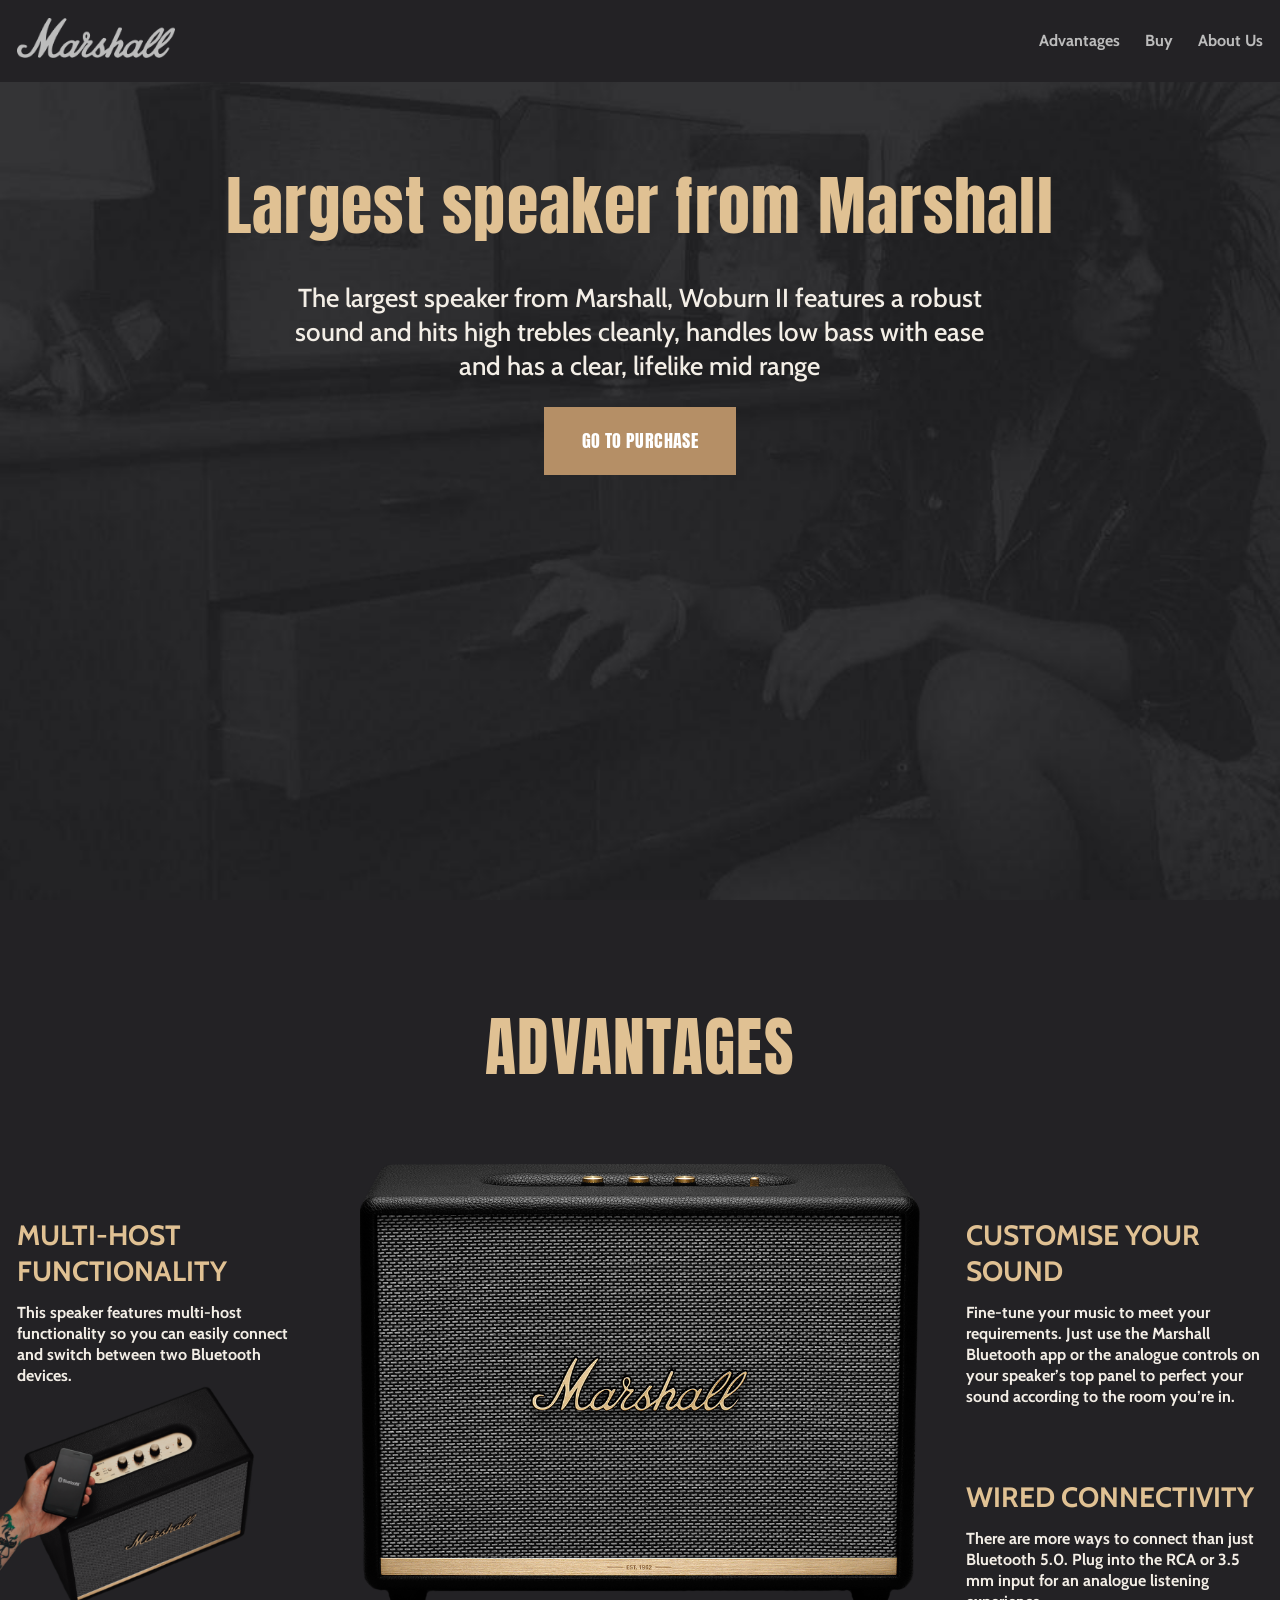
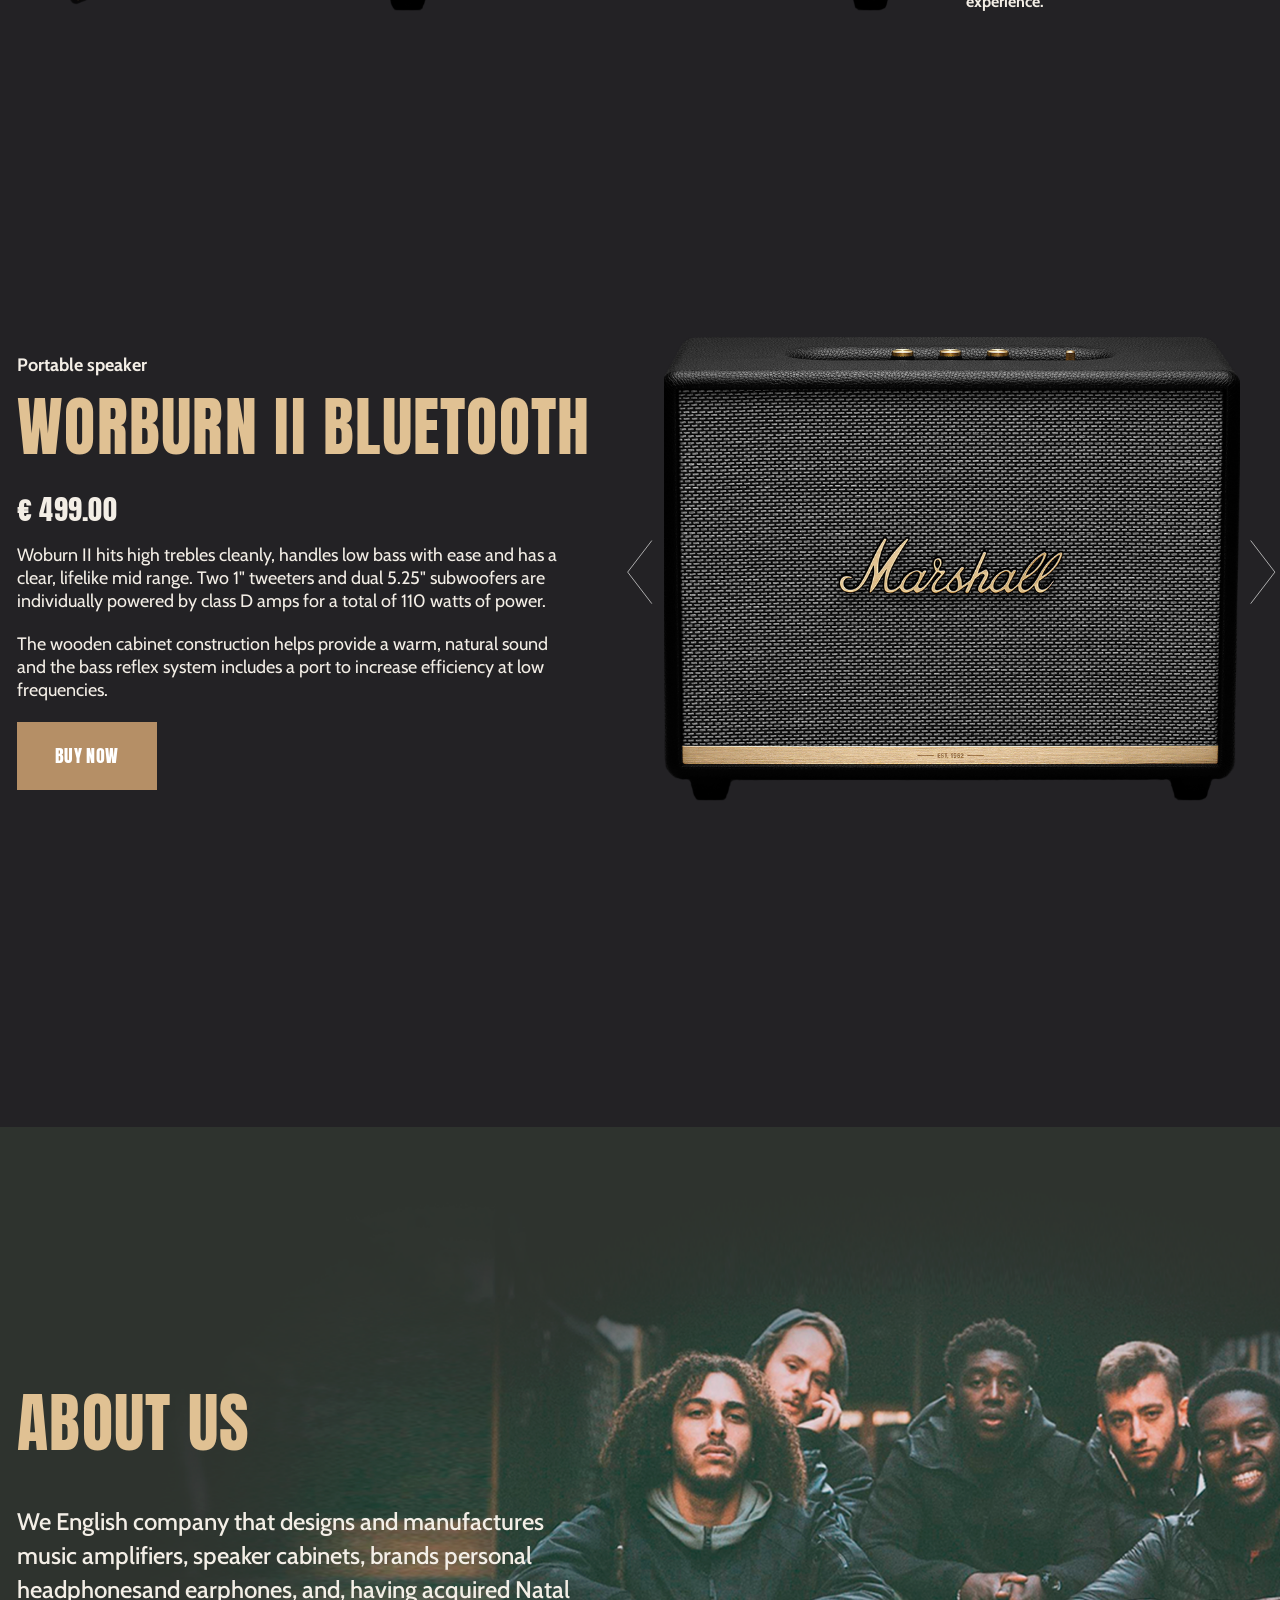
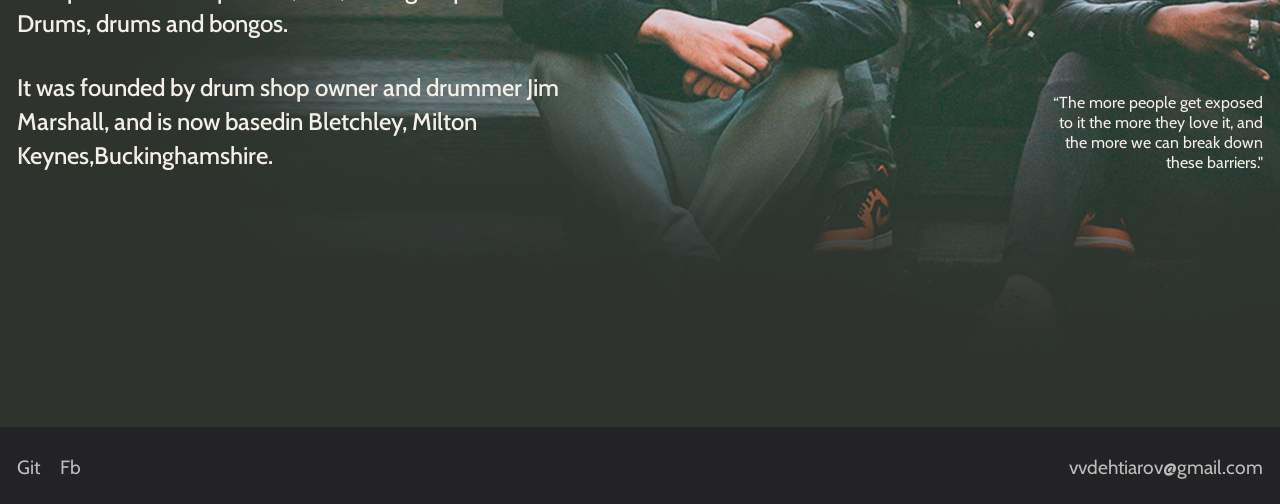
<file: app/index.html>
<!DOCTYPE html>
<html lang="en">

<head>
    <meta charset="UTF-8">
    <meta name="viewport" content="width=device-width, initial-scale=1.0">
    <meta http-equiv="X-UA-Compatible" content="ie=edge">
    <title>Marshall</title>
    <link href="https://fonts.googleapis.com/css?family=Anton|Cabin:400,500,700&display=swap" rel="stylesheet">
    <link rel="stylesheet" href="css/style.min.css">
    <link rel="stylesheet" href="css/animate.css">
</head>

<body>

    <!-- Header (head)  START-->
    <header class="head">
        <div class="container">
            <div class="logo">
                <a class="logo__link" href="#"><img class="logo__img" src="img/logo.png" alt="Logo"></a>
            </div>
            <a href="#" class="burger">
                <span></span>
            </a>
            <nav class="nav">
                <ul class="main-menu">
                    <li class="main-menu__item"><a href="#advantages">Advantages</a></li>
                    <li class="main-menu__item"><a href="#buy">Buy</a></li>
                    <li class="main-menu__item"><a href="#about-us">About Us</a></li>
                </ul>
            </nav>
        </div>
    </header>
    <!-- Header (head)  END-->

    <!-- Main START -->
    <main class="main">

        <!-- Main screen (first screen)  START-->
        <section class="main-screen">
            <article class="main-screen__text">
                <h1 class="main-title wow bounce">Largest speaker from Marshall</h1>
                <p class="main-screen__subtitle wow fadeIn" data-wow-delay="0.4s" data-wow-duration="1.4s">
                    The largest speaker from Marshall, Woburn II features a robust sound and hits high trebles cleanly,
                    handles low bass with ease and has a clear, lifelike mid range
                </p>
            </article>
            <div class="main-screen__button wow rubberBand">
                <a href="#buy" class="button">go to purchase</a>
            </div>
            <div class="main-screen__img wow slideInUp" data-wow-delay="1s">
                <img src="img/main-screen-img.png" alt="Marshall">
            </div>
        </section>
        <!-- Main screen (first screen)  END-->

        <!-- Advantages screen START -->
        <section class="advantages" id="advantages">
            <h1 class="main-title">Advantages</h1>
            <div class="advantages__inner container">
                <div class="advantages__item">
                    <article class="advantages__text">
                        <h2 class="advantages__subtitle wow bounceInDown" data-wow-delay="0.8s">multi-host functionality
                        </h2>
                        <p class="advantages__desc wow fadeIn" data-wow-delay="1.2s">
                            This speaker features multi-host functionality so you can easily connect and switch between
                            two Bluetooth devices.
                        </p>
                    </article>
                    <img class="wow fadeInLeft" data-wow-delay="1.4s" id="advantages-hand" src="img/advantage-img-2.png"
                        alt="Marshall">
                </div>
                <div class="advantages__img wow zoomInDown" data-wow-duration="1.2s">
                    <img src="img/advantage-img-1.png" alt="Marshall">
                </div>
                <div class="advantages__item">
                    <article class="advantages__text">
                        <h2 class="advantages__subtitle wow bounceInDown" data-wow-delay="1.6s">customise your sound
                        </h2>
                        <p class="advantages__desc wow fadeIn" data-wow-delay="2s">
                            Fine-tune your music to meet your requirements. Just use the Marshall Bluetooth app or the
                            analogue controls on your speaker’s top panel to perfect your sound according to the room
                            you’re in.
                        </p>
                    </article>
                    <article class="advantages__text">
                        <h2 class="advantages__subtitle wow bounceInDown" data-wow-delay="2.4s">wired connectivity</h2>
                        <p class="advantages__desc wow fadeIn" data-wow-delay="3s">
                            There are more ways to connect than just Bluetooth 5.0. Plug into the RCA or 3.5 mm input
                            for an analogue listening experience.
                        </p>
                    </article>
                </div>
            </div>
        </section>
        <!-- Advantages screen END -->

        <!-- Buy screen START -->
        <section class="buy" id="buy">
            <div class="buy__inner container">
                <div class="buy__item">
                    <article class="buy__title-block">
                        <p class="title-block__subtitle">Portable speaker</p>
                        <h1 class="title-block__title main-title">worburn II bluetooth</h1>
                    </article>

                    <div class="buy__slider buy__slider-mobile">
                        <div class="buy__slider-item">
                            <img class="buy__slider-item" src="img/buy-product-1.png" alt="img">
                        </div>
                        <div class="buy__slider-item">
                            <img class="buy__slider-item" src="img/buy-product-2.png" alt="img">
                        </div>
                    </div>

                    <div class="buy__prise prise">€ 499.00</div>
                    <article class="buy__desc">
                        <p class="buy__desc-text">
                            Woburn II hits high trebles cleanly, handles low bass with ease and has a clear, lifelike
                            mid range. Two 1" tweeters and dual 5.25" subwoofers are individually powered by class D
                            amps for a total of 110 watts of power.
                        </p>
                        <p class="buy__desc-text">
                            The wooden cabinet construction helps provide a warm, natural sound and the bass reflex
                            system includes a port to increase efficiency at low frequencies.
                        </p>
                    </article>
                    <div class="buy__button" id="go-form">
                        <a href="#" class="button">buy now</a>
                    </div>
                </div>
                <div class="buy__item">
                    <div class="buy__slider">
                        <div class="buy__slider-item">
                            <img class="buy__slider-item" src="img/buy-product-1.png" alt="img">
                        </div>
                        <div class="buy__slider-item">
                            <img class="buy__slider-item" src="img/buy-product-2.png" alt="img">
                        </div>
                    </div>
                </div>
            </div>
        </section>
        <!-- Buy screen END -->

        <!-- About us screen START -->
        <section class="about-us" id="about-us">
            <div class="about-us__inner container">
                <div class="abut-us__item">
                    <h1 class="main-title about-us__title">About us</h1>
                    <article class="about-us__desc">
                        <p class="about-us__text">
                            We English company that designs
                            and manufactures music amplifiers, speaker cabinets, brands personal headphonesand
                            earphones, and, having acquired Natal Drums, drums and bongos.
                        </p>
                        <p class="about-us__text">
                            It was founded by drum shop owner and drummer Jim Marshall, and is now basedin Bletchley,
                            Milton Keynes,Buckinghamshire.
                        </p>
                    </article>
                </div>
                <div class="about-us__item">
                    <img class="about-us__img-mobile" src="img/about-us-bg.png" alt="Team">
                    <p class="about-us__quote">
                        “The more people get exposed to it the more they love it, and the more we can break down these
                        barriers."
                    </p>
                </div>
            </div>
        </section>
        <!-- About us screen END -->
    </main>
    <!-- Main END -->

    <!--From START-->

    <div class="form-screen">
        <div class="form-btn">
            <div class="form-btn__inner"><span></span></div>
        </div>
        <div class="form-screen__inner">
            <div class="form-screen__item">
                <div class="form-screen__img">
                    <img src="img/buy-product-1.png" alt="Marshall">
                </div>
                <div class="form-screen__adv">
                    <p class="adv__item">Free delivery</p>
                    <p class="adv__item">Free personal setup</p>
                    <p class="adv__item">Free and easy returns</p>
                </div>
            </div>
            <div class="form-screen__item">
                <article class="form-screen__product">
                    <h2 class="product__title">worburn II bluetooth</h2>
                    <p class="product__subtitle">To order, fill in the following fields:</p>
                </article>
                <form class="product-form">
                    <input type="text" placeholder="NAME">
                    <input type="text" placeholder="PHONE">
                    <input type="text" placeholder="E-MAIL">
                    <input type="text" placeholder="INDEX">
                    <input type="text" placeholder="ADDRESS">
                </form>
                <p class="product-prise">Total payable <span>€ 499.00</span></p>
                <div class="buy__button">
                    <a id="form-btn" href="#" class="button">buy</a>
                </div>
            </div>
        </div>
    </div>

    <!-- Form END -->

    <!-- Footer START -->
    <footer class="footer">
        <div class="footer__item container">
            <div class="social-link">
                <a href="#" class="git"><small>Git</small></a>
                <a href="#" class="fb"><small>Fb</small></a>
            </div>
            <div class="email">
                <a href="#"><small>vvdehtiarov@gmail.com</small></a>
            </div>
        </div>
    </footer>







    <script src="https://ajax.googleapis.com/ajax/libs/jquery/3.4.1/jquery.min.js"></script>
    <script src="js/wow.min.js"></script>
    <script src="js/libs.min.js"></script>
    <script src="js/main.js"></script>
</body>

</html>
</file>
<file: app/css/style.min.css>
/*! normalize.css v8.0.1 | MIT License | github.com/necolas/normalize.css */html{line-height:1.15;-webkit-text-size-adjust:100%}body{margin:0}main{display:block}h1{font-size:2em;margin:0.67em 0}hr{-webkit-box-sizing:content-box;box-sizing:content-box;height:0;overflow:visible}pre{font-family:monospace, monospace;font-size:1em}a{background-color:transparent}abbr[title]{border-bottom:none;text-decoration:underline;-webkit-text-decoration:underline dotted;text-decoration:underline dotted}b,strong{font-weight:bolder}code,kbd,samp{font-family:monospace, monospace;font-size:1em}small{font-size:80%}sub,sup{font-size:75%;line-height:0;position:relative;vertical-align:baseline}sub{bottom:-0.25em}sup{top:-0.5em}img{border-style:none}button,input,optgroup,select,textarea{font-family:inherit;font-size:100%;line-height:1.15;margin:0}button,input{overflow:visible}button,select{text-transform:none}button,[type="button"],[type="reset"],[type="submit"]{-webkit-appearance:button}button::-moz-focus-inner,[type="button"]::-moz-focus-inner,[type="reset"]::-moz-focus-inner,[type="submit"]::-moz-focus-inner{border-style:none;padding:0}button:-moz-focusring,[type="button"]:-moz-focusring,[type="reset"]:-moz-focusring,[type="submit"]:-moz-focusring{outline:1px dotted ButtonText}fieldset{padding:0.35em 0.75em 0.625em}legend{-webkit-box-sizing:border-box;box-sizing:border-box;color:inherit;display:table;max-width:100%;padding:0;white-space:normal}progress{vertical-align:baseline}textarea{overflow:auto}[type="checkbox"],[type="radio"]{-webkit-box-sizing:border-box;box-sizing:border-box;padding:0}[type="number"]::-webkit-inner-spin-button,[type="number"]::-webkit-outer-spin-button{height:auto}[type="search"]{-webkit-appearance:textfield;outline-offset:-2px}[type="search"]::-webkit-search-decoration{-webkit-appearance:none}::-webkit-file-upload-button{-webkit-appearance:button;font:inherit}details{display:block}summary{display:list-item}template{display:none}[hidden]{display:none}.slick-slider{position:relative;display:block;-webkit-box-sizing:border-box;box-sizing:border-box;-webkit-user-select:none;-moz-user-select:none;-ms-user-select:none;user-select:none;-webkit-touch-callout:none;-khtml-user-select:none;-ms-touch-action:pan-y;touch-action:pan-y;-webkit-tap-highlight-color:transparent}.slick-list{position:relative;display:block;overflow:hidden;margin:0;padding:0}.slick-list:focus{outline:none}.slick-list.dragging{cursor:pointer;cursor:hand}.slick-slider .slick-track,.slick-slider .slick-list{-webkit-transform:translate3d(0, 0, 0);-ms-transform:translate3d(0, 0, 0);transform:translate3d(0, 0, 0)}.slick-track{position:relative;top:0;left:0;display:block;margin-left:auto;margin-right:auto}.slick-track:before,.slick-track:after{display:table;content:''}.slick-track:after{clear:both}.slick-loading .slick-track{visibility:hidden}.slick-slide{display:none;float:left;height:100%;min-height:1px}[dir='rtl'] .slick-slide{float:right}.slick-slide img{display:block}.slick-slide.slick-loading img{display:none}.slick-slide.dragging img{pointer-events:none}.slick-initialized .slick-slide{display:block}.slick-loading .slick-slide{visibility:hidden}.slick-vertical .slick-slide{display:block;height:auto;border:1px solid transparent}.slick-arrow.slick-hidden{display:none}*{padding:0;margin:0}body{font-family:"Cabin",sans-serif;font-weight:400;font-size:24px;background-color:#232225;color:#F3EEE6}a{text-decoration:none}ul{list-style-type:none}.container{max-width:1800px;width:100%;margin:0 auto}h1,h2,h3,h4{margin:0}.main-title{font-family:"Anton",sans-serif;font-weight:normal;font-size:80px;line-height:100px;text-align:center;letter-spacing:0.02em;color:#E0C193;text-transform:uppercase}.button{display:inline-block;padding:24px 42px;font-family:"Anton",sans-serif;font-weight:normal;font-size:22px;line-height:32px;text-align:center;letter-spacing:0.02em;text-transform:uppercase;color:#fff;background-color:#B58F66}.button:hover{background-color:#D8A975;-webkit-transition:all .2s;-o-transition:all .2s;transition:all .2s}.prise{font-family:"Anton",sans-serif;font-weight:400}.burger{display:none;width:25px;height:25px;cursor:pointer;position:relative;z-index:10}.burger span{position:absolute;top:50%;width:25px;height:2px;background-color:#fff;margin-top:-1px}.burger span::before,.burger span::after{content:'';position:absolute;top:50%;width:25px;height:2px;background-color:#fff;margin-top:-1px;-webkit-transition:.2s;-o-transition:.2s;transition:.2s}.burger span::before{-webkit-transform:translateY(-6px);-ms-transform:translateY(-6px);transform:translateY(-6px)}.burger span::after{-webkit-transform:translateY(6px);-ms-transform:translateY(6px);transform:translateY(6px)}.burger-active span{height:0}.burger-active span::before{-webkit-transform:rotate(-45deg);-ms-transform:rotate(-45deg);transform:rotate(-45deg)}.burger-active span::after{-webkit-transform:rotate(45deg);-ms-transform:rotate(45deg);transform:rotate(45deg)}.head{width:100%;padding:22px 0;position:fixed;top:0;left:0;z-index:10;background-color:#232225}.head .container{display:-webkit-box;display:-ms-flexbox;display:flex;-webkit-box-orient:horizontal;-webkit-box-direction:normal;-ms-flex-direction:row;flex-direction:row;-webkit-box-pack:justify;-ms-flex-pack:justify;justify-content:space-between;-webkit-box-align:center;-ms-flex-align:center;align-items:center}.logo{z-index:10}.main-menu{display:-webkit-box;display:-ms-flexbox;display:flex;-webkit-box-orient:horizontal;-webkit-box-direction:normal;-ms-flex-direction:row;flex-direction:row;-webkit-box-pack:justify;-ms-flex-pack:justify;justify-content:space-between;-webkit-box-align:center;-ms-flex-align:center;align-items:center;width:100%}.main-menu__item{margin-left:25px;font-size:16px;line-height:19px;font-weight:700}.main-menu__item a{color:#BCBCBC}.main-screen{display:-webkit-box;display:-ms-flexbox;display:flex;-webkit-box-orient:vertical;-webkit-box-direction:normal;-ms-flex-direction:column;flex-direction:column;-webkit-box-align:center;-ms-flex-align:center;align-items:center;width:100%;height:100vh;background:url("..//img/main-screen-bg.jpg") center no-repeat;background-size:cover}.main-screen__text{display:-webkit-box;display:-ms-flexbox;display:flex;-webkit-box-orient:vertical;-webkit-box-direction:normal;-ms-flex-direction:column;flex-direction:column;-webkit-box-align:center;-ms-flex-align:center;align-items:center;margin:164px 0 24px 0}.main-screen__text .main-title{text-transform:none}.main-screen__subtitle{display:inline-block;width:100%;width:896px;margin-top:33px;font-weight:500;font-size:30px;line-height:38px;text-align:center;color:#F3EEE6}.main-screen__button{display:inline-block}.main-screen__img{margin-top:58px;position:relative;overflow:hidden;width:920px;height:365px}.main-screen__img img{position:absolute;top:100%;left:50%;-webkit-transform:translate(-50%, -50%);-ms-transform:translate(-50%, -50%);transform:translate(-50%, -50%);-o-object-fit:cover;object-fit:cover}.advantages{font-weight:700}.advantages .main-title{margin-top:105px;z-index:15}.advantages__inner{display:-webkit-box;display:-ms-flexbox;display:flex;-webkit-box-orient:horizontal;-webkit-box-direction:normal;-ms-flex-direction:row;flex-direction:row;-webkit-box-pack:justify;-ms-flex-pack:justify;justify-content:space-between;-webkit-box-align:center;-ms-flex-align:center;align-items:center;-webkit-box-align:start;-ms-flex-align:start;align-items:flex-start;margin-top:75px}.advantages__item{width:425px;position:relative;margin-top:53px}.advantages__subtitle{font-size:32px;line-height:40px;color:#E0C193;text-transform:uppercase}.advantages__desc{margin-top:13px;font-size:20px;line-height:25px}.advantages__text:last-child{margin-top:120px}#advantages-hand{position:absolute;left:-15%}.buy{width:100%;height:100vh;display:-webkit-box;display:-ms-flexbox;display:flex;-webkit-box-orient:vertical;-webkit-box-direction:normal;-ms-flex-direction:column;flex-direction:column;-webkit-box-align:center;-ms-flex-align:center;align-items:center;-ms-flex-direction:row;flex-direction:row}.buy__inner{display:-webkit-box;display:-ms-flexbox;display:flex;-webkit-box-orient:horizontal;-webkit-box-direction:normal;-ms-flex-direction:row;flex-direction:row;-webkit-box-pack:justify;-ms-flex-pack:justify;justify-content:space-between;-webkit-box-align:center;-ms-flex-align:center;align-items:center}.buy__item{width:50%}.buy__prise{margin-top:57px;font-size:39px;line-height:41px;letter-spacing:0.008em}.buy__desc{max-width:555px;width:100%;font-size:20px;font-weight:400;line-height:25px}.buy__desc-text{margin-top:36px}.buy__button{margin-top:25px}.title-block__title{margin-top:14px;text-align:left}.title-block__subtitle{font-weight:700;font-size:24px;line-height:29px}.buy__slider-item{position:relative;overflow:hidden;width:720px;height:580px}.buy__slider-item img{position:absolute;top:50%;left:50%;-webkit-transform:translate(-50%, -50%);-ms-transform:translate(-50%, -50%);transform:translate(-50%, -50%);-o-object-fit:cover;object-fit:cover}.buy__slider{position:relative}.buy__control{width:5%;position:absolute;top:50%;left:0;-webkit-transform:translate(-50%, -50%);-ms-transform:translate(-50%, -50%);transform:translate(-50%, -50%);z-index:5;cursor:pointer}.next-btn{left:100%}.buy__slider-mobile{display:none}.about-us{width:100%;height:100vh;background:url("..//img/about-us-bg.png") center no-repeat;background-size:cover;display:-webkit-box;display:-ms-flexbox;display:flex;-webkit-box-orient:vertical;-webkit-box-direction:normal;-ms-flex-direction:column;flex-direction:column;-webkit-box-align:center;-ms-flex-align:center;align-items:center;-ms-flex-direction:row;flex-direction:row}.about-us__inner{display:-webkit-box;display:-ms-flexbox;display:flex;-webkit-box-orient:horizontal;-webkit-box-direction:normal;-ms-flex-direction:row;flex-direction:row;-webkit-box-pack:justify;-ms-flex-pack:justify;justify-content:space-between;-webkit-box-align:center;-ms-flex-align:center;align-items:center;-webkit-box-align:end;-ms-flex-align:end;align-items:flex-end}.about-us__title{text-align:left}.about-us__desc{max-width:738px;width:100%;margin-top:65px;font-weight:700;font-size:32px;line-height:42px}.about-us__text{margin-top:60px}.about-us__quote{max-width:280px;width:100%;font-weight:400;font-size:20px;line-height:24px;text-align:right}.about-us__img-mobile{display:none}.footer{padding:25px 0}.footer__item{display:-webkit-box;display:-ms-flexbox;display:flex;-webkit-box-orient:horizontal;-webkit-box-direction:normal;-ms-flex-direction:row;flex-direction:row;-webkit-box-pack:justify;-ms-flex-pack:justify;justify-content:space-between;-webkit-box-align:center;-ms-flex-align:center;align-items:center}.social-link a{color:#BCBCBC;margin-left:15px}.social-link .git{margin-left:0}.email a{color:#BCBCBC}.form-screen{display:none;width:65%;height:auto;position:fixed;top:50%;left:50%;-webkit-transform:translate(-50%, -50%);-ms-transform:translate(-50%, -50%);transform:translate(-50%, -50%);z-index:20;color:#232225;background-color:#F3EEE6}.form-screen__inner{display:-webkit-box;display:-ms-flexbox;display:flex;-webkit-box-orient:horizontal;-webkit-box-direction:normal;-ms-flex-direction:row;flex-direction:row;-webkit-box-pack:justify;-ms-flex-pack:justify;justify-content:space-between;-webkit-box-align:center;-ms-flex-align:center;align-items:center;padding:70px}.form-screen__item{width:45%}.form-screen__img{width:85%;margin:0 auto}.form-screen__img img{width:100%}.form-screen__adv{margin-top:35px;display:-webkit-box;display:-ms-flexbox;display:flex;-webkit-box-orient:horizontal;-webkit-box-direction:normal;-ms-flex-direction:row;flex-direction:row;-webkit-box-pack:justify;-ms-flex-pack:justify;justify-content:space-between;-webkit-box-align:center;-ms-flex-align:center;align-items:center;-webkit-box-align:start;-ms-flex-align:start;align-items:flex-start}.form-btn{position:absolute;top:10px;right:10px;cursor:pointer}.form-btn__inner{width:25px;height:25px;position:relative}.form-btn span{position:absolute;left:50%;-webkit-transform:translate(-50%, -50%);-ms-transform:translate(-50%, -50%);transform:translate(-50%, -50%);width:25px;height:2px;background-color:#232225;top:50%;height:0}.form-btn span::before,.form-btn span::after{content:'';position:absolute;left:50%;-webkit-transform:translate(-50%, -50%);-ms-transform:translate(-50%, -50%);transform:translate(-50%, -50%);width:25px;height:2px;background-color:#232225;top:50%;margin-left:-50%}.form-btn span::before{-webkit-transform:rotate(-45deg);-ms-transform:rotate(-45deg);transform:rotate(-45deg)}.form-btn span::after{-webkit-transform:rotate(45deg);-ms-transform:rotate(45deg);transform:rotate(45deg)}.adv__item{max-width:120px;font-weight:700;font-size:15px;line-height:18px;text-transform:uppercase;text-align:center}.product__title{font-family:"Anton",sans-serif;font-size:40px;line-height:1.2;color:#754206;text-transform:uppercase;opacity:0.5}.product__subtitle{margin-top:12px;font-size:20px;line-height:24px}.product-form{margin-top:12px}.product-form input{width:100%;margin-top:18px;padding:10px 8px;font-size:18px;line-height:22px;color:#8B8893;border:2px solid #232225;background-color:transparent;outline:none}.product-form input:first-child{margin-top:0}.product-prise{margin-top:22px;font-size:24px;line-height:41px;letter-spacing:0.008em}.product-prise span{font-family:"Anton",sans-serif}@media screen and (max-width: 1366px){.body{font-size:18px}.container{max-width:1246px;width:100%;margin:0 auto}.main-title{font-size:64px;line-height:84px}.button{padding:20px 38px;font-size:18px;line-height:28px}.head{padding:18px 0}.logo__img{width:80%}.main-screen__text{margin:164px 0 24px 0}.main-screen__subtitle{width:calc(896px*0.8);margin-top:33px;font-size:26px;line-height:34px}.main-screen__img{display:none}.main-screen__img img{display:none}.advantages__inner{margin-top:75px}.advantages__item{width:calc(425px*0.7)}.advantages__subtitle{font-size:28px;line-height:36px}.advantages__desc{font-size:16px;line-height:21px}.advantages__text:last-child{margin-top:calc(120px*0.6)}.advantages__img{width:45%}.advantages__img img{width:100%}#advantages-hand{width:100%;left:-20%}.buy{margin-top:105px}.buy__prise{margin-top:25px;font-size:28px;line-height:30px}.buy__desc{font-size:18px;line-height:23px}.buy__desc-text{margin-top:20px}.buy__button{margin-top:20px}.title-block__title{margin-top:8px}.title-block__subtitle{font-size:18px;line-height:23px}.buy__slider-item{width:calc(720px*0.8);height:calc(580px*0.8)}.buy__control{width:calc(5%*0.85)}.about-us{margin-top:105px}.about-us__desc{max-width:calc(738px*0.80);margin-top:40px;font-weight:500;font-size:24px;line-height:34px}.about-us__text{margin-top:30px}.about-us__quote{max-width:calc(280px*0.8);font-size:16px;line-height:20px}.form-screen__inner{padding:40px}.form-btn{top:10px;right:10px}.product-form input{width:95%;margin-top:12px;padding:8px 6px;font-size:16px;line-height:20px}}@media screen and (max-width: 1024px){.container{width:95%}.main-screen__img{display:block;margin-top:0;width:calc(920px*0.8);height:calc(365px*0.8)}.main-screen__img img{width:inherit;display:block}.advantages__inner{margin-top:25px;-webkit-box-pack:space-evenly;-ms-flex-pack:space-evenly;justify-content:space-evenly}.advantages__img{display:none}#advantages-hand{top:110%;left:0}.buy{height:auto;margin-top:105px}.buy__inner{display:-webkit-box;display:-ms-flexbox;display:flex;-webkit-box-orient:vertical;-webkit-box-direction:normal;-ms-flex-direction:column;flex-direction:column;-webkit-box-align:center;-ms-flex-align:center;align-items:center}.buy__item{width:70%}.buy__prise{text-align:center}.buy__desc{margin:0 auto}.buy__button{display:-webkit-box;display:-ms-flexbox;display:flex;-webkit-box-orient:vertical;-webkit-box-direction:normal;-ms-flex-direction:column;flex-direction:column;-webkit-box-align:center;-ms-flex-align:center;align-items:center}.title-block__title{text-align:center}.title-block__subtitle{text-align:center}.buy__slider{display:none}.buy__slider-mobile{display:block;margin-top:50px}}@media screen and (max-width: 768px) and (max-width: 1024px){.main-screen{height:100%}.main-screen__img{width:100%;height:650px}.main-screen__img img{top:50%}.main-screen__text{margin-top:300px}.buy{margin-top:150px}.buy__item{width:85%}.form-screen__inner{display:-webkit-box;display:-ms-flexbox;display:flex;-webkit-box-orient:vertical;-webkit-box-direction:normal;-ms-flex-direction:column;flex-direction:column;-webkit-box-align:center;-ms-flex-align:center;align-items:center}.form-screen__item{width:100%}.form-screen__item:first-child{display:none}}@media screen and (max-width: 667px){body{font-size:14px}.main-title{font-size:40px;line-height:60px}.head{height:auto;padding:16px 0;position:relative}.burger{display:block}.nav{width:100%;display:block;position:absolute;left:50%;top:150px;margin-right:-50%;-webkit-transform:translate(-50%, -50%);-ms-transform:translate(-50%, -50%);transform:translate(-50%, -50%)}.main-menu{width:inherit;padding:10px 0;background-color:#232225;display:-webkit-box;display:-ms-flexbox;display:flex;-webkit-box-orient:vertical;-webkit-box-direction:normal;-ms-flex-direction:column;flex-direction:column;-webkit-box-align:center;-ms-flex-align:center;align-items:center;-webkit-transform:translateY(-500px);-ms-transform:translateY(-500px);transform:translateY(-500px);-webkit-transition:all 0.5s ease-in;-o-transition:all 0.5s ease-in;transition:all 0.5s ease-in;z-index:5}.main-menu__item{width:100%;margin-left:0;font-size:30px;line-height:35px;font-weight:700;padding:15px 0;text-align:center;-webkit-transition:all 0.5s ease a;-o-transition:all 0.5s ease a;transition:all 0.5s ease a;transition-color:#BCBCBC;transition-transition:all 0.5s ease}.main-menu__item:hover a{color:#fff}.menu-active{-webkit-transition:all 0.5s ease-out;-o-transition:all 0.5s ease-out;transition:all 0.5s ease-out;-webkit-transform:translateY(0);-ms-transform:translateY(0);transform:translateY(0)}.logo__img{width:35%}.main-screen{height:auto}.main-screen__text{margin-top:105px}.main-screen__subtitle{width:calc(896px*0.55);margin-top:33px;font-size:18px;line-height:26px}.main-screen__img{display:none}.main-screen__img img{display:none}.main-screen__button{margin-bottom:105px}.advantages{margin-top:105px}.advantages .main-title{margin:0}.advantages__inner{margin-top:0}.advantages__item{width:calc(425px*0.6)}.advantages__text:last-child{margin-top:calc(120px*0.4)}#advantages-hand{width:100%;top:140%;left:-25%}.buy__slider-item{width:calc(720px*0.55);height:calc(580px*0.55)}.about-us{height:auto}.about-us__inner{padding:50px 0}.about-us__desc{max-width:calc(738px*0.50);margin-top:20px;font-size:16px;line-height:26px}.about-us__text{margin-top:16px}.about-us__quote{max-width:calc(280px*0.50);font-size:12px;line-height:16px}}@media screen and (max-width: 411px) and (min-width: 320px){.container{width:90%}.main-title{font-size:38px;line-height:58px}.main-screen{height:100vh}.main-screen__text{margin-top:150px}.main-screen__subtitle{width:calc(896px*0.35)}.advantages__inner{display:-webkit-box;display:-ms-flexbox;display:flex;-webkit-box-orient:vertical;-webkit-box-direction:normal;-ms-flex-direction:column;flex-direction:column;-webkit-box-align:center;-ms-flex-align:center;align-items:center}.advantages__subtitle{text-align:center}.advantages__desc{text-align:center}#advantages-hand{margin-top:35px;position:relative;width:135%}.buy{margin-top:105px}.buy__desc{font-size:16px;line-height:21px;text-align:center}.buy__slider-item{width:calc(720px*0.35);height:calc(580px*0.35)}.about-us{margin-top:105px;background:#232225;height:auto}.about-us__inner{padding:0;display:-webkit-box;display:-ms-flexbox;display:flex;-webkit-box-orient:vertical;-webkit-box-direction:normal;-ms-flex-direction:column;flex-direction:column;-webkit-box-align:center;-ms-flex-align:center;align-items:center}.about-us__title{text-align:center}.about-us__desc{max-width:none;text-align:center}.about-us__text{margin-top:16px}.about-us__item{position:relative}.about-us__quote{position:absolute;right:5%;bottom:5%;max-width:calc(280px*0.50);font-size:12px;line-height:16px}.about-us__img-mobile{margin-top:16px;display:block;width:100%}}
</file>
